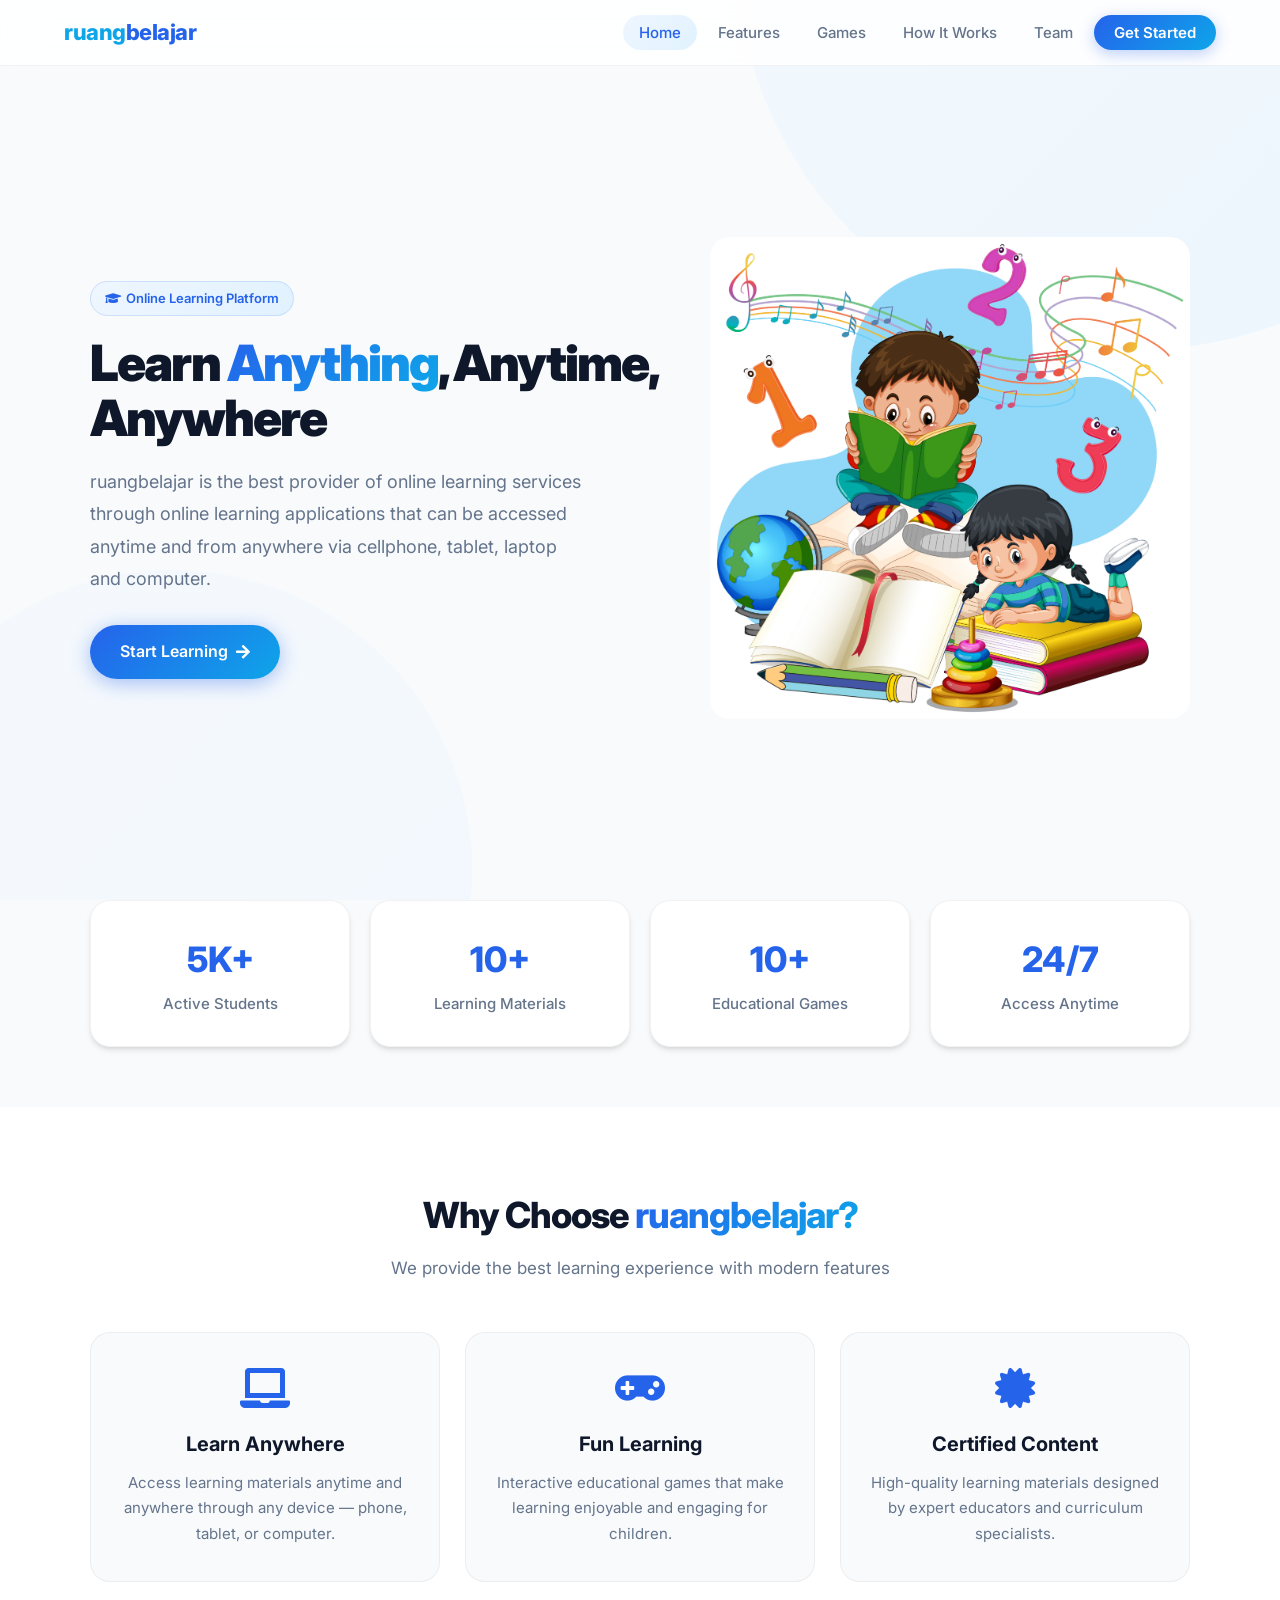
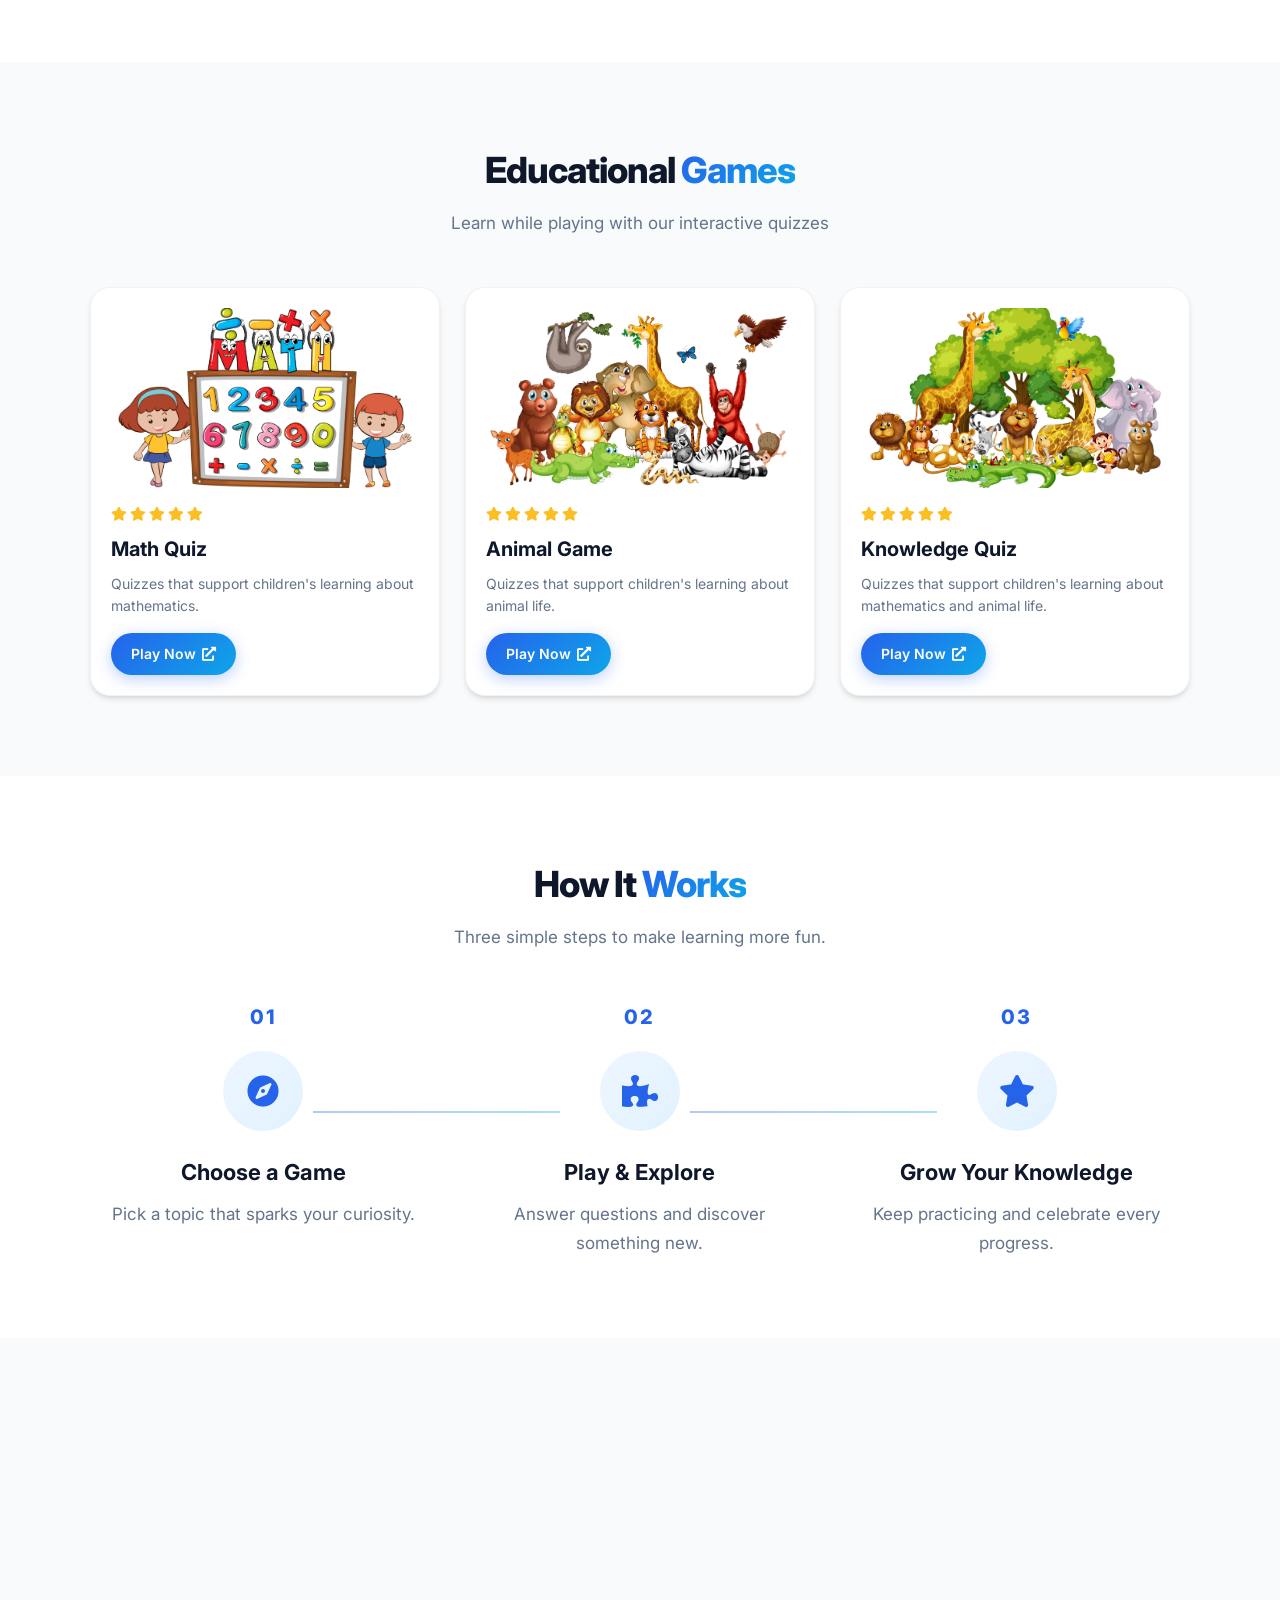
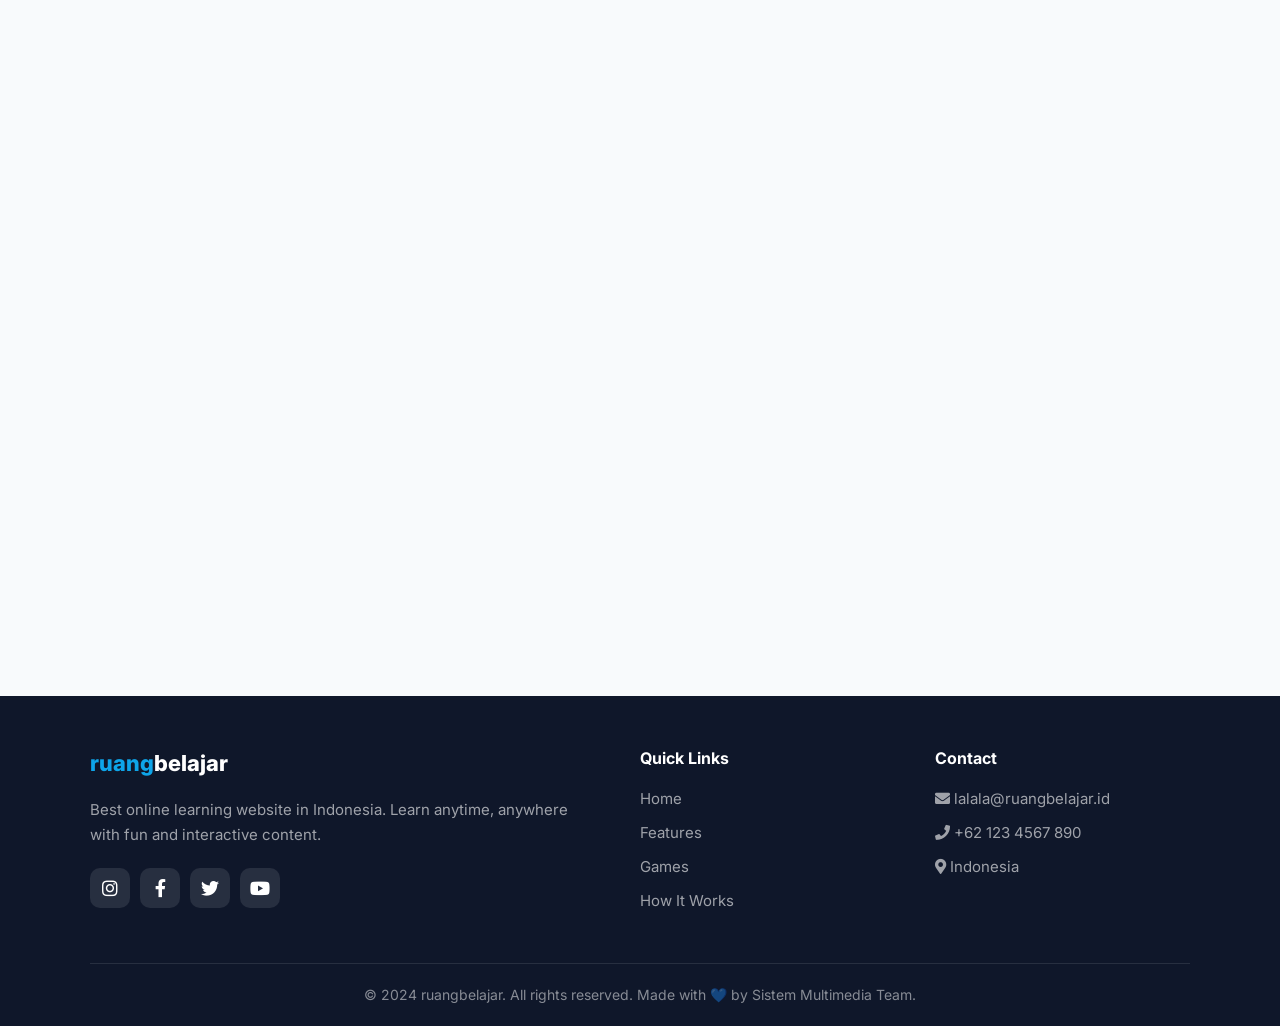
<file: index.html>
<!DOCTYPE html>
<html lang="en">
<head>
    <meta charset="UTF-8">
    <meta http-equiv="X-UA-Compatible" content="IE=edge">
    <meta name="viewport" content="width=device-width, initial-scale=1.0">
    <meta name="description" content="ruangbelajar - Best Online Learning Website in Indonesia">
    <meta name="theme-color" content="#2563eb">
    <link rel="preconnect" href="https://fonts.googleapis.com">
    <link rel="preconnect" href="https://fonts.gstatic.com" crossorigin>
    <link rel="stylesheet" href="css/style.css">
    <link rel="stylesheet" href="https://cdnjs.cloudflare.com/ajax/libs/font-awesome/5.15.3/css/all.min.css">
    <title>ruangbelajar | Sistem Multimedia</title>
</head>
<body>

    <!-- ========== NAVBAR ========== -->
    <nav class="navbar">
        <a href="index.html" class="logo"><span>ruang</span>belajar</a>
        <div id="menu" class="fas fa-bars"></div>
        <ul class="nav-links" id="navLinks">
            <li><a href="#home" class="active">Home</a></li>
            <li><a href="#features">Features</a></li>
            <li><a href="#games">Games</a></li>
            <li><a href="#how-it-works">How It Works</a></li>
            <li><a href="#team">Team</a></li>
            <li><a href="#games" class="btn-nav">Get Started</a></li>
        </ul>
    </nav>

    <!-- ========== HERO ========== -->
    <section class="hero" id="home">
        <div class="container">
            <div class="content">
                <div class="badge">
                    <i class="fas fa-graduation-cap"></i>
                    Online Learning Platform
                </div>
                <h1>Learn <span>Anything</span>, Anytime, Anywhere</h1>
                <p>ruangbelajar is the best provider of online learning services through online learning applications that can be accessed anytime and from anywhere via cellphone, tablet, laptop and computer.</p>
                <a href="#games" class="btn">Start Learning <i class="fas fa-arrow-right"></i></a>
            </div>
            <div class="image">
                <img src="img/home.jpg" alt="ruangbelajar learning platform">
            </div>
        </div>
    </section>

    <!-- ========== STATS ========== -->
    <section class="stats">
        <div class="container">
            <div class="stat-box">
                <h4>5K+</h4>
                <p>Active Students</p>
            </div>
            <div class="stat-box">
                <h4>10+</h4>
                <p>Learning Materials</p>
            </div>
            <div class="stat-box">
                <h4>10+</h4>
                <p>Educational Games</p>
            </div>
            <div class="stat-box">
                <h4>24/7</h4>
                <p>Access Anytime</p>
            </div>
        </div>
    </section>

    <!-- ========== FEATURES ========== -->
    <section class="section features" id="features">
        <div class="container">
            <div class="section-title">
                <h2>Why Choose <span>ruangbelajar?</span></h2>
                <p>We provide the best learning experience with modern features</p>
            </div>
            <div class="grid">
                <div class="feature-box">
                    <i class="fas fa-laptop"></i>
                    <h4>Learn Anywhere</h4>
                    <p>Access learning materials anytime and anywhere through any device — phone, tablet, or computer.</p>
                </div>
                <div class="feature-box">
                    <i class="fas fa-gamepad"></i>
                    <h4>Fun Learning</h4>
                    <p>Interactive educational games that make learning enjoyable and engaging for children.</p>
                </div>
                <div class="feature-box">
                    <i class="fas fa-certificate"></i>
                    <h4>Certified Content</h4>
                    <p>High-quality learning materials designed by expert educators and curriculum specialists.</p>
                </div>
            </div>
        </div>
    </section>

    <!-- ========== GAMES ========== -->
    <section class="section games" id="games">
        <div class="container">
            <div class="section-title">
                <h2>Educational <span>Games</span></h2>
                <p>Learn while playing with our interactive quizzes</p>
            </div>
            <div class="grid">
                <div class="game-box">
                    <img src="img/math1.jpg" alt="Math Quiz">
                    <div class="star">
                        <i class="fas fa-star"></i>
                        <i class="fas fa-star"></i>
                        <i class="fas fa-star"></i>
                        <i class="fas fa-star"></i>
                        <i class="fas fa-star"></i>
                    </div>
                    <h3>Math Quiz</h3>
                    <p>Quizzes that support children's learning about mathematics.</p>
                    <a href="https://view.genially.com/66606d82fee33000145cf473/interactive-content-magnetic-board-quiz" class="btn">Play Now <i class="fas fa-external-link-alt"></i></a>
                </div>
                <div class="game-box">
                    <img src="img/animal1.jpg" alt="Animal Game">
                    <div class="star">
                        <i class="fas fa-star"></i>
                        <i class="fas fa-star"></i>
                        <i class="fas fa-star"></i>
                        <i class="fas fa-star"></i>
                        <i class="fas fa-star"></i>
                    </div>
                    <h3>Animal Game</h3>
                    <p>Quizzes that support children's learning about animal life.</p>
                    <a href="https://view.genially.com/665fefaffa54680014521b01/interactive-content-retro-quiz" class="btn">Play Now <i class="fas fa-external-link-alt"></i></a>
                </div>
                <div class="game-box">
                    <img src="img/animal2.jpg" alt="Knowledge Quiz">
                    <div class="star">
                        <i class="fas fa-star"></i>
                        <i class="fas fa-star"></i>
                        <i class="fas fa-star"></i>
                        <i class="fas fa-star"></i>
                        <i class="fas fa-star"></i>
                    </div>
                    <h3>Knowledge Quiz</h3>
                    <p>Quizzes that support children's learning about mathematics and animal life.</p>
                    <a href="https://view.genially.com/666251c985de9a0014f4dffe/interactive-content-farm-quiz" class="btn">Play Now <i class="fas fa-external-link-alt"></i></a>
                </div>
            </div>
        </div>
    </section>

    <!-- ========== HOW IT WORKS ========== -->
    <section class="section how-it-works" id="how-it-works">
        <div class="container">
            <div class="section-title">
                <h2>How It <span>Works</span></h2>
                <p>Three simple steps to make learning more fun.</p>
            </div>
            <div class="steps">
                <div class="step">
                    <span class="step-number">01</span>
                    <i class="fas fa-compass"></i>
                    <h3>Choose a Game</h3>
                    <p>Pick a topic that sparks your curiosity.</p>
                </div>
                <div class="step">
                    <span class="step-number">02</span>
                    <i class="fas fa-puzzle-piece"></i>
                    <h3>Play & Explore</h3>
                    <p>Answer questions and discover something new.</p>
                </div>
                <div class="step">
                    <span class="step-number">03</span>
                    <i class="fas fa-star"></i>
                    <h3>Grow Your Knowledge</h3>
                    <p>Keep practicing and celebrate every progress.</p>
                </div>
            </div>
        </div>
    </section>

    <!-- ========== TEAM ========== -->
    <section class="section team" id="team">
        <div class="container">
            <div class="section-title">
                <h2>Meet Our <span>Team</span></h2>
                <p>The people behind ruangbelajar</p>
            </div>
            <div class="grid">
                <div class="team-box">
                    <img src="img/nadia.jpeg" alt="Nadia Maharani Zulvika">
                    <h3>Nadia Maharani</h3>
                    <span>L200220016</span>
                    <div class="sosial">
                        <a href="https://www.linkedin.com/" class="fab fa-linkedin-in"></a>
                    </div>
                </div>
                <div class="team-box">
                    <img src="img/jamet.jpeg" alt="Dian Sasya Fitriani">
                    <h3>Dian Sasya</h3>
                    <span>L200220021</span>
                    <div class="sosial">
                        <a href="https://www.linkedin.com/" class="fab fa-linkedin-in"></a>
                    </div>
                </div>
                <div class="team-box">
                    <img src="img/nasawa.jpeg" alt="Nasyawa Adesty Riyanni">
                    <h3>Nasyawa Adesty</h3>
                    <span>L200220023</span>
                    <div class="sosial">
                        <a href="https://www.linkedin.com/" class="fab fa-linkedin-in"></a>
                    </div>
                </div>
                <div class="team-box">
                    <img src="img/adinda.jpeg" alt="Adinda Aulia Hapsari">
                    <h3>Adinda Aulia</h3>
                    <span>L200220037</span>
                    <div class="sosial">
                        <a href="https://www.linkedin.com/in/adinda-aulia-hapsari/" class="fab fa-linkedin-in"></a>
                    </div>
                </div>
            </div>
        </div>
    </section>

    <!-- ========== CTA ========== -->
    <section class="cta">
        <h2>Ready to Start Learning?</h2>
        <p>Join thousands of students who are already learning with ruangbelajar</p>
        <a href="#games" class="btn">Get Started Free <i class="fas fa-arrow-right"></i></a>
    </section>

    <!-- ========== FOOTER ========== -->
    <footer class="footer">
        <div class="container">
            <div class="footer-grid">
                <div class="footer-brand">
                    <a href="index.html" class="logo"><span>ruang</span>belajar</a>
                    <p>Best online learning website in Indonesia. Learn anytime, anywhere with fun and interactive content.</p>
                    <div class="sosial">
                        <a href="#" class="fab fa-instagram"></a>
                        <a href="#" class="fab fa-facebook-f"></a>
                        <a href="#" class="fab fa-twitter"></a>
                        <a href="#" class="fab fa-youtube"></a>
                    </div>
                </div>
                <div>
                    <h4>Quick Links</h4>
                    <ul>
                        <li><a href="#home">Home</a></li>
                        <li><a href="#features">Features</a></li>
                        <li><a href="#games">Games</a></li>
                        <li><a href="#how-it-works">How It Works</a></li>

                    </ul>
                </div>
                <div>
                    <h4>Contact</h4>
                    <ul>
                        <li><a href="#"><i class="fas fa-envelope"></i> lalala@ruangbelajar.id</a></li>
                        <li><a href="#"><i class="fas fa-phone"></i> +62 123 4567 890</a></li>
                        <li><a href="#"><i class="fas fa-map-marker-alt"></i> Indonesia</a></li>
                    </ul>
                </div>
            </div>
            <div class="footer-bottom">
                <p>&copy; 2024 ruangbelajar. All rights reserved. Made with 💙 by Sistem Multimedia Team.</p>
            </div>
        </div>
    </footer>

    <script src="js/script.js"></script>
</body>
</html>
</file>
<file: css/style.css>
@import url('https://fonts.googleapis.com/css2?family=Inter:wght@300;400;500;600;700;800;900&display=swap');

:root {
    --primary: #2563eb;
    --primary-dark: #1d4ed8;
    --secondary: #0ea5e9;
    --accent: #06b6d4;
    --dark: #0f172a;
    --gray: #64748b;
    --light-gray: #f8fafc;
    --white: #ffffff;
    --gradient: linear-gradient(135deg, var(--primary), var(--secondary));
    --gradient-subtle: linear-gradient(135deg, #eff6ff, #e0f2fe);
    --shadow-sm: 0 1px 2px 0 rgb(0 0 0 / 0.05);
    --shadow: 0 4px 6px -1px rgb(0 0 0 / 0.1), 0 2px 4px -2px rgb(0 0 0 / 0.1);
    --shadow-lg: 0 10px 15px -3px rgb(0 0 0 / 0.1), 0 4px 6px -4px rgb(0 0 0 / 0.1);
    --shadow-xl: 0 20px 25px -5px rgb(0 0 0 / 0.1), 0 8px 10px -6px rgb(0 0 0 / 0.1);
    --radius: 12px;
    --radius-lg: 20px;
    --transition: all 0.3s cubic-bezier(0.4, 0, 0.2, 1);
}

* {
    margin: 0;
    padding: 0;
    box-sizing: border-box;
    font-family: 'Inter', sans-serif;
    outline: none;
    border: none;
    text-decoration: none;
    transition: var(--transition);
}

html {
    font-size: 62.5%;
    scroll-behavior: smooth;
}

body {
    background: var(--light-gray);
    color: var(--dark);
    line-height: 1.6;
    -webkit-font-smoothing: antialiased;
}

/* Scrollbar */
::-webkit-scrollbar {
    width: 8px;
}

::-webkit-scrollbar-track {
    background: var(--light-gray);
}

::-webkit-scrollbar-thumb {
    background: var(--primary);
    border-radius: 10px;
}

/* ========== NAVBAR ========== */
.navbar {
    position: fixed;
    top: 0;
    left: 0;
    right: 0;
    z-index: 1000;
    display: flex;
    align-items: center;
    justify-content: space-between;
    padding: 1.5rem 5%;
    background: rgba(255, 255, 255, 0.85);
    backdrop-filter: blur(20px);
    -webkit-backdrop-filter: blur(20px);
    border-bottom: 1px solid rgba(0, 0, 0, 0.05);
}

.navbar .logo {
    font-size: 2.2rem;
    font-weight: 800;
    color: var(--primary);
    letter-spacing: -0.5px;
}

.navbar .logo span {
    color: var(--secondary);
}

.navbar .nav-links {
    display: flex;
    align-items: center;
    gap: 0.5rem;
    list-style: none;
}

.navbar .nav-links a {
    font-size: 1.5rem;
    font-weight: 500;
    color: var(--gray);
    padding: 0.8rem 1.6rem;
    border-radius: 50px;
    transition: var(--transition);
}

.navbar .nav-links a:hover,
.navbar .nav-links a.active {
    color: var(--primary);
    background: var(--gradient-subtle);
}

.navbar .nav-links .btn-nav {
    background: var(--gradient);
    color: var(--white);
    padding: 0.8rem 2rem;
    border-radius: 50px;
    font-weight: 600;
    box-shadow: 0 4px 15px rgba(37, 99, 235, 0.3);
}

.navbar .nav-links .btn-nav:hover {
    transform: translateY(-2px);
    box-shadow: 0 6px 20px rgba(37, 99, 235, 0.4);
    color: var(--white);
}

#menu {
    font-size: 2.4rem;
    cursor: pointer;
    display: none;
    color: var(--dark);
    padding: 0.5rem;
    border-radius: 8px;
}

#menu:hover {
    background: var(--light-gray);
}

/* ========== HERO ========== */
.hero {
    min-height: 100vh;
    display: flex;
    align-items: center;
    padding: 12rem 5% 6rem;
    background: var(--light-gray);
    position: relative;
    overflow: hidden;
}

.hero::before {
    content: '';
    position: absolute;
    top: -50%;
    right: -20%;
    width: 80rem;
    height: 80rem;
    background: var(--gradient-subtle);
    border-radius: 50%;
    opacity: 0.5;
}

.hero::after {
    content: '';
    position: absolute;
    bottom: -30%;
    left: -10%;
    width: 60rem;
    height: 60rem;
    background: var(--gradient-subtle);
    border-radius: 50%;
    opacity: 0.3;
}

.hero .container {
    max-width: 1100px;
    margin: 0 auto;
    display: flex;
    flex-wrap: wrap;
    gap: 4rem;
    align-items: center;
    position: relative;
    z-index: 1;
}

.hero .content {
    flex: 1 1 50rem;
}

.hero .content .badge {
    display: inline-flex;
    align-items: center;
    gap: 0.5rem;
    background: var(--gradient-subtle);
    color: var(--primary);
    font-size: 1.3rem;
    font-weight: 600;
    padding: 0.6rem 1.4rem;
    border-radius: 50px;
    margin-bottom: 2rem;
    border: 1px solid rgba(37, 99, 235, 0.15);
}

.hero .content h1 {
    font-size: 5rem;
    font-weight: 900;
    line-height: 1.1;
    letter-spacing: -2px;
    color: var(--dark);
    margin-bottom: 2rem;
}

.hero .content h1 span {
    background: var(--gradient);
    -webkit-background-clip: text;
    background-clip: text;
    -webkit-text-fill-color: transparent;
}

.hero .content p {
    font-size: 1.8rem;
    color: var(--gray);
    line-height: 1.8;
    margin-bottom: 3rem;
    max-width: 50rem;
}

.hero .content .btn {
    display: inline-flex;
    align-items: center;
    gap: 0.8rem;
    padding: 1.4rem 3rem;
    border-radius: 50px;
    background: var(--gradient);
    color: var(--white);
    font-size: 1.6rem;
    font-weight: 600;
    cursor: pointer;
    box-shadow: 0 4px 20px rgba(37, 99, 235, 0.4);
    transition: var(--transition);
}

.hero .content .btn:hover {
    transform: translateY(-3px);
    box-shadow: 0 8px 30px rgba(37, 99, 235, 0.5);
}

.hero .image {
    flex: 1 1 40rem;
}

.hero .image img {
    width: 100%;
    border-radius: var(--radius-lg);
    box-shadow: none;
    object-fit: cover;
    mix-blend-mode: multiply;
}

/* ========== ENTRANCE ANIMATIONS ========== */
.hero .content > *,
.hero .image {
    animation: rise-in 0.7s both;
}

.hero .content > *:nth-child(1) {
    animation-delay: 0.1s;
}

.hero .content > *:nth-child(2) {
    animation-delay: 0.2s;
}

.hero .content > *:nth-child(3) {
    animation-delay: 0.3s;
}

.hero .content > *:nth-child(4) {
    animation-delay: 0.4s;
}

.hero .image {
    animation-delay: 0.25s;
}

.js-motion .reveal {
    opacity: 0;
    translate: 0 2.4rem;
    transition: opacity 0.65s ease, translate 0.65s ease;
}

.js-motion .reveal.is-visible {
    opacity: 1;
    translate: 0 0;
}

.js-motion .stats .stat-box:nth-child(2),
.js-motion .features .feature-box:nth-child(2),
.js-motion .games .game-box:nth-child(2),
.js-motion .how-it-works .step:nth-child(2),
.js-motion .team .team-box:nth-child(2) {
    transition-delay: 0.12s;
}

.js-motion .stats .stat-box:nth-child(3),
.js-motion .features .feature-box:nth-child(3),
.js-motion .games .game-box:nth-child(3),
.js-motion .how-it-works .step:nth-child(3),
.js-motion .team .team-box:nth-child(3) {
    transition-delay: 0.24s;
}

.js-motion .stats .stat-box:nth-child(4),
.js-motion .team .team-box:nth-child(4) {
    transition-delay: 0.36s;
}

@keyframes rise-in {
    from {
        opacity: 0;
        translate: 0 2.4rem;
    }

    to {
        opacity: 1;
        translate: 0 0;
    }
}

/* ========== STATS ========== */
.stats {
    padding: 0 5% 6rem;
}

.stats .container {
    max-width: 1100px;
    margin: 0 auto;
    display: grid;
    grid-template-columns: repeat(4, 1fr);
    gap: 2rem;
}

.stats .stat-box {
    background: var(--white);
    border-radius: var(--radius-lg);
    padding: 3rem 2rem;
    text-align: center;
    border: 1px solid rgba(0, 0, 0, 0.05);
    box-shadow: var(--shadow);
    transition: var(--transition);
}

.stats .stat-box:hover {
    transform: translateY(-5px);
    box-shadow: var(--shadow-lg);
}

.stats .stat-box h4 {
    font-size: 3.5rem;
    font-weight: 800;
    color: var(--primary);
    margin-bottom: 0.5rem;
}

.stats .stat-box p {
    font-size: 1.5rem;
    color: var(--gray);
    font-weight: 500;
}

/* ========== SECTION STYLES ========== */
.section {
    padding: 8rem 5%;
}

.section .container {
    max-width: 1100px;
    margin: 0 auto;
}

.section-title {
    text-align: center;
    margin-bottom: 5rem;
}

.section-title h2 {
    font-size: 3.6rem;
    font-weight: 800;
    color: var(--dark);
    letter-spacing: -1px;
    margin-bottom: 1rem;
}

.section-title h2 span {
    background: var(--gradient);
    -webkit-background-clip: text;
    background-clip: text;
    -webkit-text-fill-color: transparent;
}

.section-title p {
    font-size: 1.7rem;
    color: var(--gray);
    max-width: 600px;
    margin: 0 auto;
}

/* ========== FEATURES ========== */
.features {
    background: var(--white);
}

.features .grid {
    display: grid;
    grid-template-columns: repeat(3, 1fr);
    gap: 2.5rem;
}

.features .feature-box {
    background: var(--light-gray);
    border-radius: var(--radius-lg);
    padding: 3.5rem 3rem;
    text-align: center;
    border: 1px solid rgba(0, 0, 0, 0.05);
    transition: var(--transition);
}

.features .feature-box:hover {
    transform: translateY(-8px);
    box-shadow: var(--shadow-lg);
    background: var(--white);
}

.features .feature-box i {
    font-size: 4rem;
    color: var(--primary);
    margin-bottom: 2rem;
    display: inline-block;
}

.features .feature-box h4 {
    font-size: 2rem;
    font-weight: 700;
    color: var(--dark);
    margin-bottom: 1rem;
}

.features .feature-box p {
    font-size: 1.5rem;
    color: var(--gray);
    line-height: 1.7;
}

/* ========== GAMES ========== */
.games {
    background: var(--light-gray);
}

.games .grid {
    display: grid;
    grid-template-columns: repeat(3, 1fr);
    gap: 2.5rem;
}

.games .game-box {
    background: var(--white);
    border-radius: var(--radius-lg);
    border: 1px solid rgba(0, 0, 0, 0.05);
    padding: 2rem;
    box-shadow: var(--shadow);
    transition: var(--transition);
    position: relative;
    overflow: hidden;
}

.games .game-box::before {
    content: '';
    position: absolute;
    top: 0;
    left: 0;
    right: 0;
    height: 4px;
    background: var(--gradient);
    transform: scaleX(0);
    transition: var(--transition);
}

.games .game-box:hover {
    transform: translateY(-8px);
    box-shadow: var(--shadow-xl);
}

.games .game-box:hover::before {
    transform: scaleX(1);
}

.games .game-box img {
    width: 100%;
    height: 18rem;
    object-fit: cover;
    border-radius: var(--radius);
    margin-bottom: 1.5rem;
}

.games .game-box .star {
    margin-bottom: 1rem;
}

.games .game-box .star i {
    color: #fbbf24;
    font-size: 1.4rem;
}

.games .game-box h3 {
    font-size: 2rem;
    font-weight: 700;
    color: var(--dark);
    margin-bottom: 0.8rem;
}

.games .game-box p {
    font-size: 1.4rem;
    color: var(--gray);
    margin-bottom: 1.5rem;
    line-height: 1.6;
}

.games .game-box .btn {
    display: inline-flex;
    align-items: center;
    gap: 0.6rem;
    padding: 1rem 2rem;
    border-radius: 50px;
    background: var(--gradient);
    color: var(--white);
    font-size: 1.4rem;
    font-weight: 600;
    cursor: pointer;
    box-shadow: 0 4px 15px rgba(37, 99, 235, 0.3);
    transition: var(--transition);
}

.games .game-box .btn:hover {
    transform: translateY(-2px);
    box-shadow: 0 6px 20px rgba(37, 99, 235, 0.4);
}

/* ========== HOW IT WORKS ========== */
.how-it-works {
    background: var(--white);
}

.how-it-works .steps {
    display: grid;
    grid-template-columns: repeat(3, 1fr);
    gap: 3rem;
}

.how-it-works .step {
    position: relative;
    padding: 0 2rem;
    text-align: center;
}

.how-it-works .step-number {
    display: block;
    margin-bottom: 1.8rem;
    color: var(--primary);
    font-size: 2rem;
    font-weight: 800;
    letter-spacing: 0.2rem;
}

.how-it-works .step:not(:last-child)::after {
    content: '';
    position: absolute;
    top: 11rem;
    left: calc(50% + 5rem);
    width: calc(100% - 10rem);
    height: 2px;
    background: linear-gradient(90deg, var(--primary), var(--secondary));
    opacity: 0.35;
}

.how-it-works .step > i {
    display: grid;
    place-items: center;
    width: 8rem;
    height: 8rem;
    margin: 0 auto 2.4rem;
    border-radius: 50%;
    background: var(--gradient-subtle);
    color: var(--primary);
    font-size: 3.2rem;
}

.how-it-works .step h3 {
    margin-bottom: 1rem;
    color: var(--dark);
    font-size: 2.2rem;
}

.how-it-works .step p {
    color: var(--gray);
    font-size: 1.7rem;
    line-height: 1.7;
}

/* ========== TEAM ========== */
.team {
    background: var(--light-gray);
}

.team .grid {
    display: grid;
    grid-template-columns: repeat(4, 1fr);
    gap: 2.5rem;
}

.team .team-box {
    background: var(--white);
    border-radius: var(--radius-lg);
    border: 1px solid rgba(0, 0, 0, 0.05);
    padding: 3rem 2rem;
    text-align: center;
    box-shadow: var(--shadow);
    transition: var(--transition);
}

.team .team-box:hover {
    transform: translateY(-8px);
    box-shadow: var(--shadow-xl);
}

.team .team-box img {
    width: 12rem;
    height: 12rem;
    border-radius: 50%;
    object-fit: cover;
    margin-bottom: 1.5rem;
    border: 4px solid var(--gradient-subtle);
    box-shadow: var(--shadow);
    transition: var(--transition);
}

.team .team-box:hover img {
    transform: scale(1.05);
    border-color: var(--primary);
}

.team .team-box h3 {
    font-size: 1.8rem;
    font-weight: 700;
    color: var(--dark);
    margin-bottom: 0.5rem;
}

.team .team-box span {
    display: inline-block;
    font-size: 1.3rem;
    font-weight: 600;
    color: var(--primary);
    background: var(--gradient-subtle);
    padding: 0.4rem 1.2rem;
    border-radius: 50px;
    margin-bottom: 1rem;
}

.team .team-box p {
    font-size: 1.4rem;
    color: var(--gray);
    margin-bottom: 1.5rem;
    font-style: italic;
}

.team .team-box .sosial {
    display: flex;
    justify-content: center;
    gap: 1rem;
}

.team .team-box .sosial a {
    width: 3.5rem;
    height: 3.5rem;
    display: flex;
    align-items: center;
    justify-content: center;
    background: var(--gradient);
    color: var(--white);
    border-radius: 10px;
    font-size: 1.6rem;
    transition: var(--transition);
}

.team .team-box .sosial a:hover {
    transform: translateY(-3px) rotate(5deg);
    box-shadow: 0 5px 15px rgba(37, 99, 235, 0.4);
}

/* ========== CTA ========== */
.cta {
    background: var(--gradient);
    padding: 8rem 5%;
    text-align: center;
}

.cta h2 {
    font-size: 3.6rem;
    font-weight: 800;
    color: var(--white);
    margin-bottom: 1.5rem;
    letter-spacing: -1px;
}

.cta p {
    font-size: 1.8rem;
    color: rgba(255, 255, 255, 0.9);
    margin-bottom: 3rem;
    max-width: 600px;
    margin-left: auto;
    margin-right: auto;
}

.cta .btn {
    display: inline-flex;
    align-items: center;
    gap: 0.8rem;
    padding: 1.4rem 3rem;
    border-radius: 50px;
    background: var(--white);
    color: var(--primary);
    font-size: 1.6rem;
    font-weight: 700;
    cursor: pointer;
    box-shadow: 0 4px 20px rgba(0, 0, 0, 0.15);
    transition: var(--transition);
}

.cta .btn:hover {
    transform: translateY(-3px);
    box-shadow: 0 8px 30px rgba(0, 0, 0, 0.2);
}

/* ========== FOOTER ========== */
.footer {
    background: var(--dark);
    padding: 5rem 5% 2rem;
}

.footer .container {
    max-width: 1100px;
    margin: 0 auto;
}

.footer .footer-grid {
    display: grid;
    grid-template-columns: 2fr 1fr 1fr;
    gap: 4rem;
    padding-bottom: 4rem;
    border-bottom: 1px solid rgba(255, 255, 255, 0.1);
}

.footer .footer-brand .logo {
    font-size: 2.2rem;
    font-weight: 800;
    color: var(--white);
    margin-bottom: 1.5rem;
    display: inline-block;
}

.footer .footer-brand .logo span {
    color: var(--secondary);
}

.footer .footer-brand p {
    font-size: 1.5rem;
    color: rgba(255, 255, 255, 0.6);
    line-height: 1.7;
    margin-bottom: 2rem;
}

.footer .footer-brand .sosial {
    display: flex;
    gap: 1rem;
}

.footer .footer-brand .sosial a {
    width: 4rem;
    height: 4rem;
    display: flex;
    align-items: center;
    justify-content: center;
    background: rgba(255, 255, 255, 0.1);
    color: var(--white);
    border-radius: 10px;
    font-size: 1.8rem;
    transition: var(--transition);
}

.footer .footer-brand .sosial a:hover {
    background: var(--primary);
    transform: translateY(-3px);
}

.footer h4 {
    font-size: 1.6rem;
    font-weight: 700;
    color: var(--white);
    margin-bottom: 1.5rem;
}

.footer ul {
    list-style: none;
}

.footer ul li {
    margin-bottom: 1rem;
}

.footer ul li a {
    font-size: 1.5rem;
    color: rgba(255, 255, 255, 0.6);
    transition: var(--transition);
}

.footer ul li a:hover {
    color: var(--secondary);
    padding-left: 0.5rem;
}

.footer .footer-bottom {
    padding-top: 2rem;
    text-align: center;
}

.footer .footer-bottom p {
    font-size: 1.4rem;
    color: rgba(255, 255, 255, 0.5);
}

/* ========== MEDIA QUERIES ========== */
@media (max-width: 991px) {
    html {
        font-size: 55%;
    }

    .hero {
        padding: 10rem 5% 4rem;
    }

    .hero .content h1 {
        font-size: 4rem;
    }

    .stats .container {
        grid-template-columns: repeat(2, 1fr);
    }

    .features .grid,
    .games .grid {
        grid-template-columns: repeat(2, 1fr);
    }

    .team .grid {
        grid-template-columns: repeat(2, 1fr);
    }

    .footer .footer-grid {
        grid-template-columns: repeat(2, 1fr);
    }
}

@media (max-width: 768px) {
    #menu {
        display: block;
    }

    .navbar .nav-links {
        position: fixed;
        top: 70px;
        left: 0;
        right: 0;
        background: var(--white);
        flex-direction: column;
        padding: 2rem;
        gap: 0.5rem;
        box-shadow: var(--shadow-lg);
        clip-path: polygon(0 0, 100% 0, 100% 0, 0 0);
        transition: var(--transition);
    }

    .navbar .nav-links.active {
        clip-path: polygon(0 0, 100% 0, 100% 100%, 0 100%);
    }

    .navbar .nav-links a {
        display: block;
        padding: 1.2rem;
        text-align: center;
        border-radius: var(--radius);
        width: 100%;
    }

    .hero .container {
        flex-direction: column-reverse;
        text-align: center;
    }

    .hero .content h1 {
        font-size: 3.2rem;
    }

    .hero .content p {
        margin-left: auto;
        margin-right: auto;
    }

    .features .grid,
    .games .grid,
    .team .grid {
        grid-template-columns: 1fr;
    }

    .how-it-works .steps {
        grid-template-columns: 1fr;
        gap: 3.5rem;
    }

    .how-it-works .step:not(:last-child)::after {
        display: none;
    }

    .footer .footer-grid {
        grid-template-columns: 1fr;
        text-align: center;
    }

    .footer .footer-brand .sosial {
        justify-content: center;
    }
}

@media (max-width: 400px) {
    html {
        font-size: 50%;
    }

    .stats .container {
        grid-template-columns: 1fr;
    }
}

@media (prefers-reduced-motion: reduce) {
    *,
    *::before,
    *::after {
        animation-duration: 0.01ms !important;
        animation-iteration-count: 1 !important;
        scroll-behavior: auto !important;
        transition-duration: 0.01ms !important;
    }
}
</file>
